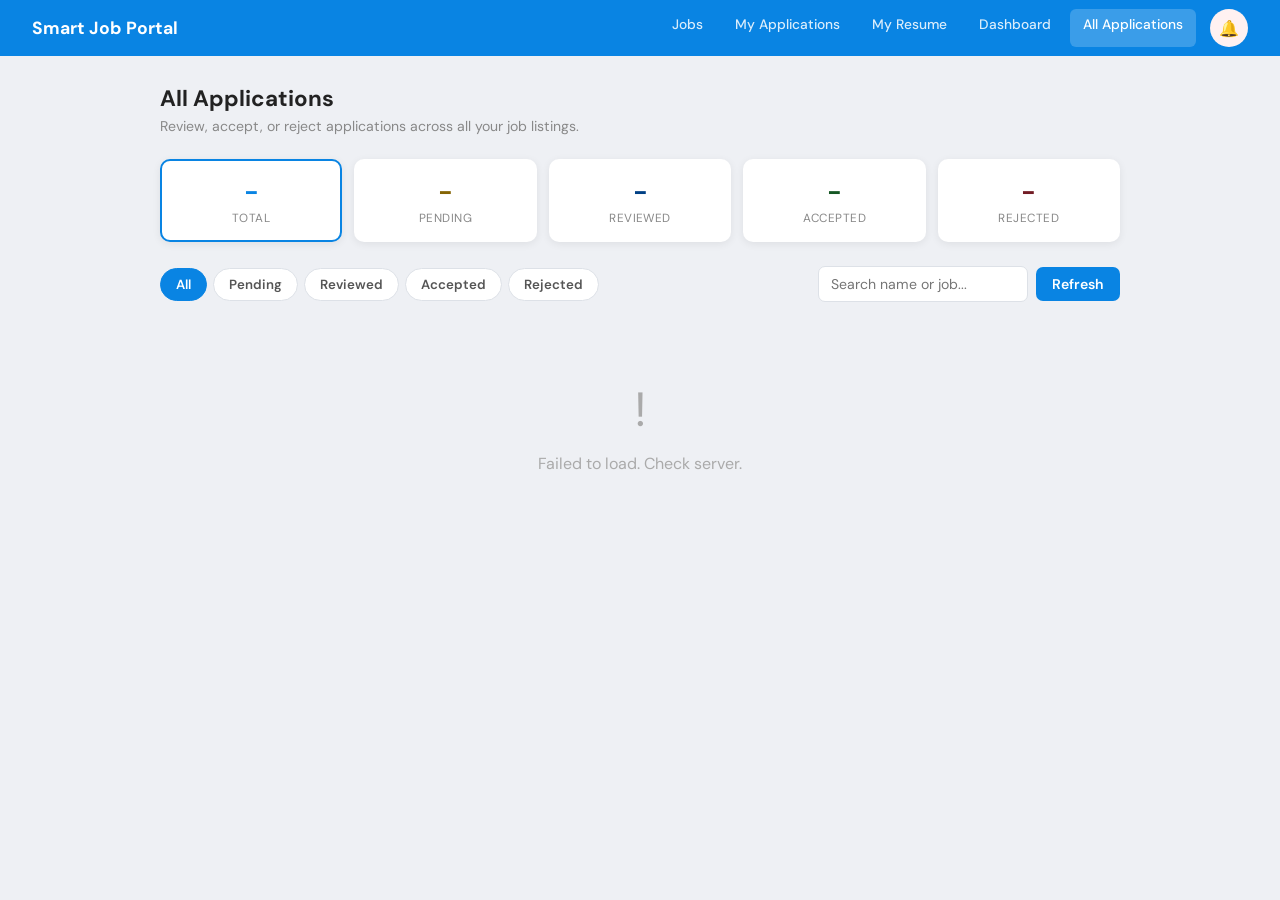
<file: employer_my_applications.html>
<!DOCTYPE html>
<html lang="en">
<head>
    <meta charset="UTF-8">
    <meta name="viewport" content="width=device-width, initial-scale=1.0">
    <title>All Applications - Employer</title>
    <link rel="stylesheet" href="notifications.css">
    <style>
        @import url('https://fonts.googleapis.com/css2?family=DM+Sans:wght@400;500;600;700&display=swap');
        * { box-sizing: border-box; margin: 0; padding: 0; }
        body { font-family: 'DM Sans','Segoe UI',sans-serif; background: #eef0f4; min-height: 100vh; }
        nav { background: #0984e3; padding: 0 32px; display: flex; align-items: center; justify-content: space-between; height: 56px; }
        nav .brand { color: white; font-weight: 700; font-size: 1.1rem; }
        nav .nav-links { display: flex; gap: 6px; }
        nav a { color: rgba(255,255,255,0.85); text-decoration: none; padding: 6px 13px; border-radius: 6px; font-size: 0.86rem; font-weight: 500; transition: background 0.2s; }
        nav a:hover, nav a.active { background: rgba(255,255,255,0.2); color: white; }
        .page { max-width: 1000px; margin: 0 auto; padding: 28px 20px; }
        .page-title { font-size: 1.4rem; font-weight: 700; color: #222; margin-bottom: 4px; }
        .page-sub { font-size: 0.88rem; color: #888; margin-bottom: 24px; }
        .stats-bar { display: flex; gap: 12px; margin-bottom: 24px; flex-wrap: wrap; }
        .stat-card { background: white; border-radius: 10px; padding: 14px 20px; flex: 1; min-width: 100px; text-align: center; box-shadow: 0 2px 8px rgba(0,0,0,0.07); cursor: pointer; border: 2px solid transparent; transition: border-color 0.2s; }
        .stat-card:hover, .stat-card.active { border-color: #0984e3; }
        .stat-num { font-size: 1.6rem; font-weight: 700; color: #0984e3; }
        .stat-label { font-size: 0.74rem; color: #888; text-transform: uppercase; letter-spacing: 0.04em; margin-top: 2px; }
        .stat-card.s-pending .stat-num { color: #856404; }
        .stat-card.s-reviewed .stat-num { color: #004085; }
        .stat-card.s-accepted .stat-num { color: #155724; }
        .stat-card.s-rejected .stat-num { color: #721c24; }
        .toolbar { display: flex; justify-content: space-between; align-items: center; margin-bottom: 16px; flex-wrap: wrap; gap: 10px; }
        .tab-group { display: flex; gap: 6px; flex-wrap: wrap; }
        .tab-btn { background: white; border: 1.5px solid #dde1e7; padding: 7px 15px; border-radius: 20px; font-family: inherit; font-size: 0.83rem; font-weight: 600; cursor: pointer; color: #555; transition: all 0.2s; }
        .tab-btn:hover { border-color: #0984e3; color: #0984e3; }
        .tab-btn.active { background: #0984e3; border-color: #0984e3; color: white; }
        .toolbar-right { display: flex; gap: 8px; align-items: center; }
        .search-input { padding: 8px 12px; border: 1.5px solid #dde1e7; border-radius: 7px; font-family: inherit; font-size: 0.88rem; outline: none; width: 210px; transition: border-color 0.2s; }
        .search-input:focus { border-color: #0984e3; }
        .refresh-btn { background: #0984e3; color: white; border: none; padding: 8px 16px; border-radius: 7px; font-family: inherit; font-size: 0.88rem; font-weight: 600; cursor: pointer; transition: background 0.2s; }
        .refresh-btn:hover { background: #076bbf; }
        #app-list { display: flex; flex-direction: column; gap: 12px; }
        .app-card { background: white; padding: 18px 20px; border-radius: 10px; box-shadow: 0 2px 8px rgba(0,0,0,0.07); display: flex; justify-content: space-between; align-items: flex-start; gap: 16px; flex-wrap: wrap; border-left: 4px solid #dde1e7; transition: box-shadow 0.2s; }
        .app-card:hover { box-shadow: 0 4px 16px rgba(0,0,0,0.11); }
        .app-card.b-pending { border-left-color: #ffc107; }
        .app-card.b-reviewed { border-left-color: #0984e3; }
        .app-card.b-accepted { border-left-color: #00b894; }
        .app-card.b-rejected { border-left-color: #d63031; }
        .app-info { flex: 1; min-width: 220px; }
        .applicant-name { font-size: 1rem; font-weight: 700; color: #222; margin-bottom: 3px; }
        .job-name { font-size: 0.86rem; color: #0984e3; font-weight: 600; margin-bottom: 4px; }
        .app-meta { font-size: 0.81rem; color: #777; margin-bottom: 8px; }
        .cover-preview { font-size: 0.82rem; color: #555; background: #f7f8fa; padding: 8px 12px; border-radius: 6px; line-height: 1.55; border-left: 3px solid #dde1e7; margin-top: 4px; max-width: 480px; }
        .app-actions { display: flex; flex-direction: column; align-items: flex-end; gap: 8px; flex-shrink: 0; }
        .status-badge { padding: 5px 14px; border-radius: 20px; font-size: 0.76rem; font-weight: 700; text-transform: capitalize; }
        .status-pending { background: #fff3cd; color: #856404; }
        .status-reviewed { background: #cce5ff; color: #004085; }
        .status-accepted { background: #d4edda; color: #155724; }
        .status-rejected { background: #f8d7da; color: #721c24; }
        .app-date { font-size: 0.75rem; color: #aaa; }
        .action-btns { display: flex; gap: 6px; flex-wrap: wrap; justify-content: flex-end; }
        .btn-review, .btn-accept, .btn-reject, .btn-reset { padding: 7px 13px; border-radius: 6px; font-family: inherit; font-size: 0.81rem; font-weight: 600; cursor: pointer; }
        .btn-review { background: #0984e3; color: white; border: none; }
        .btn-accept { background: #00b894; color: white; border: none; }
        .btn-reject { background: white; color: #d63031; border: 1.5px solid #d63031; }
        .btn-reset { background: white; color: #856404; border: 1.5px solid #ffc107; }
        .resume-link { font-size: 0.78rem; color: #0984e3; text-decoration: none; font-weight: 500; }
        .resume-link:hover { text-decoration: underline; }
        .empty-state { text-align: center; padding: 60px 20px; color: #aaa; }
        .empty-state .icon { font-size: 3rem; margin-bottom: 12px; }
        .toast { position: fixed; bottom: 24px; right: 24px; background: #222; color: white; padding: 12px 20px; border-radius: 8px; font-size: 0.88rem; font-weight: 500; opacity: 0; transition: opacity 0.3s; pointer-events: none; z-index: 999; }
        .toast.show { opacity: 1; }
        .modal-overlay { position: fixed; inset: 0; background: rgba(0,0,0,0.45); display: flex; align-items: center; justify-content: center; z-index: 1000; opacity: 0; pointer-events: none; transition: opacity 0.2s; }
        .modal-overlay.show { opacity: 1; pointer-events: all; }
        .modal { background: white; border-radius: 12px; padding: 28px 28px 24px; max-width: 400px; width: 90%; box-shadow: 0 8px 32px rgba(0,0,0,0.18); transform: scale(0.95); transition: transform 0.2s; }
        .modal-overlay.show .modal { transform: scale(1); }
        .modal h3 { font-size: 1.05rem; color: #222; margin-bottom: 10px; }
        .modal p { font-size: 0.88rem; color: #666; margin-bottom: 20px; line-height: 1.5; }
        .modal-btns { display: flex; gap: 10px; justify-content: flex-end; }
        .modal-cancel { background: white; border: 1.5px solid #dde1e7; padding: 8px 18px; border-radius: 7px; font-family: inherit; font-size: 0.88rem; font-weight: 600; cursor: pointer; color: #555; }
        .modal-confirm { border: none; padding: 8px 20px; border-radius: 7px; font-family: inherit; font-size: 0.88rem; font-weight: 700; cursor: pointer; color: white; }
        .c-accept { background: #00b894; }
        .c-reject { background: #d63031; }
        .c-review { background: #0984e3; }
        .c-reset { background: #e67e22; }
    </style>
</head>
<body>
    <nav>
        <span class="brand">Smart Job Portal</span>
        <div class="nav-links">
            <a href="index.html">Jobs</a>
            <a href="my_applications.html">My Applications</a>
            <a href="resume.html">My Resume</a>
            <a href="employer.html">Dashboard</a>
            <a href="employer_my_applications.html" class="active">All Applications</a>
        </div>
    </nav>
    <div class="page">
        <div class="page-title">All Applications</div>
        <p class="page-sub">Review, accept, or reject applications across all your job listings.</p>
        <div class="stats-bar">
            <div class="stat-card active" id="sc-all" onclick="filterByStatus('')"><div class="stat-num" id="st-total">-</div><div class="stat-label">Total</div></div>
            <div class="stat-card s-pending" id="sc-pending" onclick="filterByStatus('pending')"><div class="stat-num" id="st-pending">-</div><div class="stat-label">Pending</div></div>
            <div class="stat-card s-reviewed" id="sc-reviewed" onclick="filterByStatus('reviewed')"><div class="stat-num" id="st-reviewed">-</div><div class="stat-label">Reviewed</div></div>
            <div class="stat-card s-accepted" id="sc-accepted" onclick="filterByStatus('accepted')"><div class="stat-num" id="st-accepted">-</div><div class="stat-label">Accepted</div></div>
            <div class="stat-card s-rejected" id="sc-rejected" onclick="filterByStatus('rejected')"><div class="stat-num" id="st-rejected">-</div><div class="stat-label">Rejected</div></div>
        </div>
        <div class="toolbar">
            <div class="tab-group">
                <button class="tab-btn active" id="tab-all" onclick="filterByStatus('')">All</button>
                <button class="tab-btn" id="tab-pending" onclick="filterByStatus('pending')">Pending</button>
                <button class="tab-btn" id="tab-reviewed" onclick="filterByStatus('reviewed')">Reviewed</button>
                <button class="tab-btn" id="tab-accepted" onclick="filterByStatus('accepted')">Accepted</button>
                <button class="tab-btn" id="tab-rejected" onclick="filterByStatus('rejected')">Rejected</button>
            </div>
            <div class="toolbar-right">
                <input class="search-input" type="text" id="search-box" placeholder="Search name or job..." oninput="applySearch()">
                <button class="refresh-btn" onclick="loadAll()">Refresh</button>
            </div>
        </div>
        <div id="app-list">
            <div class="empty-state"><div class="icon">...</div><p>Loading applications...</p></div>
        </div>
    </div>
    <div class="modal-overlay" id="modal-overlay">
        <div class="modal">
            <h3 id="modal-title">Confirm Action</h3>
            <p id="modal-body">Are you sure?</p>
            <div class="modal-btns">
                <button class="modal-cancel" onclick="closeModal()">Cancel</button>
                <button class="modal-confirm" id="modal-btn" onclick="confirmAction()">Confirm</button>
            </div>
        </div>
    </div>
    <div class="toast" id="toast"></div>
    <script>
        let allApps = [];
        let activeStatus = '';
        let pendingId = null;
        let pendingStatus = null;
        async function loadAll() {
            try {
                const res = await fetch('employer_all_application.php?employer_id=1');
                if (!res.ok) throw new Error('Server error');
                allApps = await res.json();
                updateStats(allApps);
                render(filtered());
            } catch (e) {
                document.getElementById('app-list').innerHTML = '<div class="empty-state"><div class="icon">!</div><p>Failed to load. Check server.</p></div>';
            }
        }
        function updateStats(apps) {
            document.getElementById('st-total').textContent = apps.length;
            document.getElementById('st-pending').textContent = apps.filter(a => a.status === 'pending').length;
            document.getElementById('st-reviewed').textContent = apps.filter(a => a.status === 'reviewed').length;
            document.getElementById('st-accepted').textContent = apps.filter(a => a.status === 'accepted').length;
            document.getElementById('st-rejected').textContent = apps.filter(a => a.status === 'rejected').length;
        }
        function filtered() {
            const q = document.getElementById('search-box').value.toLowerCase();
            return allApps.filter(a => {
                const matchStatus = !activeStatus || a.status === activeStatus;
                const matchSearch = !q || (a.applicant_name || '').toLowerCase().includes(q) || (a.job_title || '').toLowerCase().includes(q) || (a.applicant_email || '').toLowerCase().includes(q);
                return matchStatus && matchSearch;
            });
        }
        function filterByStatus(status) {
            activeStatus = status;
            document.querySelectorAll('.tab-btn').forEach(b => b.classList.remove('active'));
            document.getElementById('tab-' + (status || 'all')).classList.add('active');
            document.querySelectorAll('.stat-card').forEach(c => c.classList.remove('active'));
            document.getElementById('sc-' + (status || 'all')).classList.add('active');
            render(filtered());
        }
        function applySearch() { render(filtered()); }
        function render(apps) {
            const list = document.getElementById('app-list');
            if (!apps.length) {
                list.innerHTML = '<div class="empty-state"><div class="icon">-</div><p>No applications found.</p></div>';
                return;
            }
            list.innerHTML = apps.map(app => {
                const date = app.applied_at ? new Date(app.applied_at).toLocaleDateString('en-US', { year:'numeric', month:'short', day:'numeric' }) : 'N/A';
                const resumeHtml = app.resume_path ? `<a class="resume-link" href="${app.resume_path}" target="_blank">View Resume</a>` : '';
                const coverHtml = app.cover_letter ? `<div class="cover-preview">${app.cover_letter}</div>` : '';
                let btns = '';
                if (app.status !== 'reviewed') btns += `<button class="btn-review" onclick="ask(${app.id},'reviewed')">Review</button>`;
                if (app.status !== 'accepted') btns += `<button class="btn-accept" onclick="ask(${app.id},'accepted')">Accept</button>`;
                if (app.status !== 'rejected') btns += `<button class="btn-reject" onclick="ask(${app.id},'rejected')">Reject</button>`;
                if (app.status !== 'pending') btns += `<button class="btn-reset" onclick="ask(${app.id},'pending')">Reset</button>`;
                return `
                <div class="app-card b-${app.status}" id="card-${app.id}">
                    <div class="app-info">
                        <div class="applicant-name">${app.applicant_name || 'Applicant #' + app.user_id}</div>
                        <div class="job-name">${app.job_title || 'N/A'}</div>
                        <div class="app-meta">${app.applicant_email || 'N/A'} | Applied: ${date}</div>
                        ${coverHtml}
                    </div>
                    <div class="app-actions">
                        <span class="status-badge status-${app.status}" id="badge-${app.id}">${app.status}</span>
                        <span class="app-date">${date}</span>
                        <div class="action-btns">${btns}</div>
                        ${resumeHtml}
                    </div>
                </div>`;
            }).join('');
        }
        const modalInfo = {
            accepted: { title: 'Accept Application', body: 'Accept this applicant for the role?', cls: 'c-accept' },
            rejected: { title: 'Reject Application', body: 'Reject this application? The status will be set to rejected.', cls: 'c-reject' },
            reviewed: { title: 'Mark as Reviewed', body: 'Mark this application as reviewed?', cls: 'c-review' },
            pending: { title: 'Reset to Pending', body: 'Reset this application back to pending?', cls: 'c-reset' }
        };
        function ask(appId, newStatus) {
            pendingId = appId;
            pendingStatus = newStatus;
            const info = modalInfo[newStatus];
            document.getElementById('modal-title').textContent = info.title;
            document.getElementById('modal-body').textContent = info.body;
            document.getElementById('modal-btn').className = 'modal-confirm ' + info.cls;
            document.getElementById('modal-overlay').classList.add('show');
        }
        function closeModal() {
            document.getElementById('modal-overlay').classList.remove('show');
            pendingId = pendingStatus = null;
        }
        async function confirmAction() {
            if (!pendingId || !pendingStatus) return;
            const id = pendingId;
            const status = pendingStatus;
            closeModal();
            try {
                const res = await fetch('update_status.php', {
                    method: 'POST',
                    headers: { 'Content-Type': 'application/json' },
                    body: JSON.stringify({ app_id: id, new_status: status })
                });
                const result = await res.json();
                if (result.success) {
                    const app = allApps.find(a => a.id == id);
                    if (app) app.status = status;
                    updateStats(allApps);
                    render(filtered());
                    showToast('Status updated to ' + status);
                } else {
                    showToast(result.message || 'Update failed.');
                }
            } catch (e) {
                showToast('Failed to update status.');
            }
        }
        function showToast(msg) {
            const t = document.getElementById('toast');
            t.textContent = msg;
            t.classList.add('show');
            setTimeout(() => t.classList.remove('show'), 3000);
        }
        document.getElementById('modal-overlay').addEventListener('click', function(e) {
            if (e.target === this) closeModal();
        });
        window.onload = loadAll;
    </script>
    <script>
        window.NOTIFICATION_CONTEXT = { role: 'employer', recipientId: 1 };
    </script>
    <script src="notifications.js"></script>
</body>
</html>
</file>
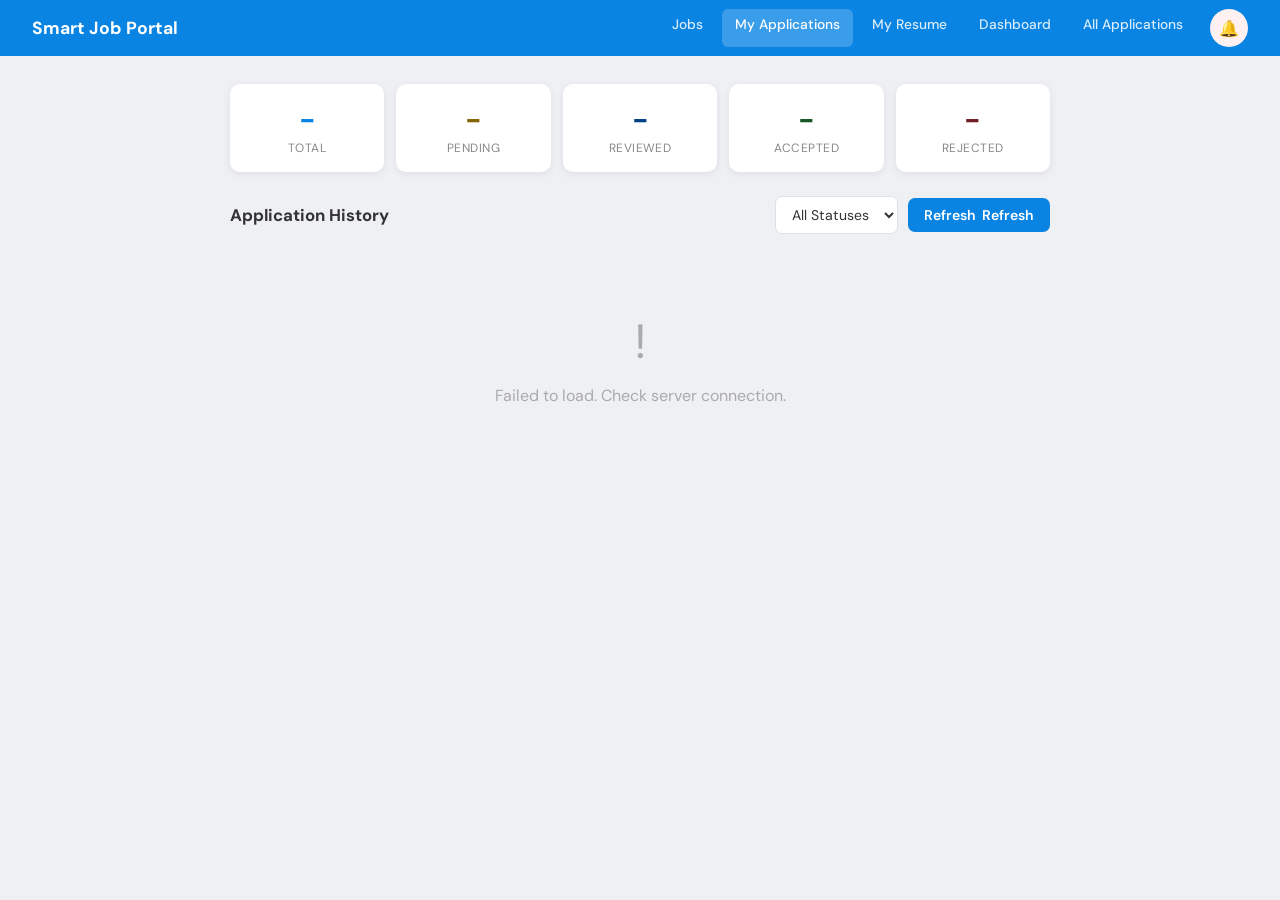
<file: my_applications.html>
<!DOCTYPE html>
<html lang="en">
<head>
    <meta charset="UTF-8">
    <meta name="viewport" content="width=device-width, initial-scale=1.0">
    <title>My Applications</title>
    <link rel="stylesheet" href="notifications.css">
    <style>
        @import url('https://fonts.googleapis.com/css2?family=DM+Sans:wght@400;500;600;700&display=swap');
        * { box-sizing: border-box; margin: 0; padding: 0; }
        body { font-family: 'DM Sans','Segoe UI',sans-serif; background: #eef0f4; min-height: 100vh; }
        nav { background: #0984e3; padding: 0 32px; display: flex; align-items: center; justify-content: space-between; height: 56px; }
        nav .brand { color: white; font-weight: 700; font-size: 1.1rem; }
        nav .nav-links { display: flex; gap: 6px; }
        nav a { color: rgba(255,255,255,0.85); text-decoration: none; padding: 6px 13px; border-radius: 6px; font-size: 0.86rem; font-weight: 500; transition: background 0.2s; }
        nav a:hover, nav a.active { background: rgba(255,255,255,0.2); color: white; }
        .page { max-width: 860px; margin: 0 auto; padding: 28px 20px; }
        .stats-bar { display: flex; gap: 12px; margin-bottom: 24px; flex-wrap: wrap; }
        .stat-card { background: white; border-radius: 10px; padding: 16px 22px; flex: 1; min-width: 110px; text-align: center; box-shadow: 0 2px 8px rgba(0,0,0,0.07); }
        .stat-num { font-size: 1.8rem; font-weight: 700; color: #0984e3; }
        .stat-label { font-size: 0.75rem; color: #888; margin-top: 2px; text-transform: uppercase; letter-spacing: 0.04em; }
        .stat-card.s-pending .stat-num { color: #856404; }
        .stat-card.s-reviewed .stat-num { color: #004085; }
        .stat-card.s-accepted .stat-num { color: #155724; }
        .stat-card.s-rejected .stat-num { color: #721c24; }
        .toolbar { display: flex; justify-content: space-between; align-items: center; margin-bottom: 16px; flex-wrap: wrap; gap: 10px; }
        .toolbar h2 { font-size: 1.05rem; font-weight: 700; color: #333; }
        .toolbar-right { display: flex; gap: 10px; align-items: center; }
        .filter-select { padding: 8px 12px; border: 1.5px solid #dde1e7; border-radius: 7px; font-family: inherit; font-size: 0.88rem; color: #333; outline: none; background: white; cursor: pointer; }
        .filter-select:focus { border-color: #0984e3; }
        .refresh-btn { background: #0984e3; color: white; border: none; padding: 8px 16px; border-radius: 7px; font-family: inherit; font-size: 0.88rem; font-weight: 600; cursor: pointer; display: flex; align-items: center; gap: 6px; transition: background 0.2s; }
        .refresh-btn:hover { background: #076bbf; }
        @keyframes spin { to { transform: rotate(360deg); } }
        .refresh-btn.spinning .spin-icon { display: inline-block; animation: spin 0.7s linear infinite; }
        #status-list { display: flex; flex-direction: column; gap: 12px; }
        .app-card { background: white; padding: 18px 20px; border-radius: 10px; box-shadow: 0 2px 8px rgba(0,0,0,0.07); display: flex; justify-content: space-between; align-items: center; gap: 16px; border-left: 4px solid #dde1e7; transition: box-shadow 0.2s; }
        .app-card:hover { box-shadow: 0 4px 14px rgba(0,0,0,0.11); }
        .app-card.b-pending { border-left-color: #ffc107; }
        .app-card.b-reviewed { border-left-color: #0984e3; }
        .app-card.b-accepted { border-left-color: #00b894; }
        .app-card.b-rejected { border-left-color: #d63031; }
        .app-info strong { font-size: 0.97rem; color: #222; display: block; margin-bottom: 4px; }
        .app-info small { color: #777; font-size: 0.82rem; }
        .app-right { display: flex; flex-direction: column; align-items: flex-end; gap: 6px; flex-shrink: 0; }
        .status { padding: 5px 13px; border-radius: 20px; font-size: 0.76rem; font-weight: 600; text-transform: capitalize; }
        .status-pending { background: #fff3cd; color: #856404; }
        .status-reviewed { background: #cce5ff; color: #004085; }
        .status-accepted { background: #d4edda; color: #155724; }
        .status-rejected { background: #f8d7da; color: #721c24; }
        .app-date { font-size: 0.76rem; color: #aaa; }
        .resume-link { font-size: 0.78rem; color: #0984e3; text-decoration: none; }
        .resume-link:hover { text-decoration: underline; }
        .empty-state { text-align: center; padding: 60px 20px; color: #aaa; }
        .empty-state .icon { font-size: 3rem; margin-bottom: 12px; }
        .refresh-info { font-size: 0.76rem; color: #bbb; text-align: right; margin-top: 12px; }
    </style>
</head>
<body>
    <nav>
        <span class="brand">Smart Job Portal</span>
        <div class="nav-links">
            <a href="index.html">Jobs</a>
            <a href="my_applications.html" class="active">My Applications</a>
            <a href="resume.html">My Resume</a>
            <a href="employer.html">Dashboard</a>
            <a href="employer_my_applications.html">All Applications</a>
        </div>
    </nav>
    <div class="page">
        <div class="stats-bar">
            <div class="stat-card"><div class="stat-num" id="stat-total">-</div><div class="stat-label">Total</div></div>
            <div class="stat-card s-pending"><div class="stat-num" id="stat-pending">-</div><div class="stat-label">Pending</div></div>
            <div class="stat-card s-reviewed"><div class="stat-num" id="stat-reviewed">-</div><div class="stat-label">Reviewed</div></div>
            <div class="stat-card s-accepted"><div class="stat-num" id="stat-accepted">-</div><div class="stat-label">Accepted</div></div>
            <div class="stat-card s-rejected"><div class="stat-num" id="stat-rejected">-</div><div class="stat-label">Rejected</div></div>
        </div>
        <div class="toolbar">
            <h2>Application History</h2>
            <div class="toolbar-right">
                <select class="filter-select" id="status-filter" onchange="applyFilter()">
                    <option value="">All Statuses</option>
                    <option value="pending">Pending</option>
                    <option value="reviewed">Reviewed</option>
                    <option value="accepted">Accepted</option>
                    <option value="rejected">Rejected</option>
                </select>
                <button class="refresh-btn" id="refresh-btn" onclick="loadApplications()">
                    <span class="spin-icon">Refresh</span> Refresh
                </button>
            </div>
        </div>
        <div id="status-list">
            <div class="empty-state"><div class="icon">...</div><p>Loading your applications...</p></div>
        </div>
        <div class="refresh-info" id="last-updated"></div>
    </div>
    <script>
        let allApps = [];
        async function loadApplications() {
            const btn = document.getElementById('refresh-btn');
            btn.classList.add('spinning');
            try {
                const res = await fetch('my_applications.php?user_id=1');
                if (!res.ok) throw new Error('Server error');
                allApps = await res.json();
                updateStats(allApps);
                applyFilter();
                document.getElementById('last-updated').textContent = 'Last updated: ' + new Date().toLocaleTimeString();
            } catch (e) {
                document.getElementById('status-list').innerHTML = '<div class="empty-state"><div class="icon">!</div><p>Failed to load. Check server connection.</p></div>';
            } finally {
                btn.classList.remove('spinning');
            }
        }
        function updateStats(apps) {
            document.getElementById('stat-total').textContent = apps.length;
            document.getElementById('stat-pending').textContent = apps.filter(a => a.status === 'pending').length;
            document.getElementById('stat-reviewed').textContent = apps.filter(a => a.status === 'reviewed').length;
            document.getElementById('stat-accepted').textContent = apps.filter(a => a.status === 'accepted').length;
            document.getElementById('stat-rejected').textContent = apps.filter(a => a.status === 'rejected').length;
        }
        function applyFilter() {
            const f = document.getElementById('status-filter').value;
            renderApps(f ? allApps.filter(a => a.status === f) : allApps);
        }
        function renderApps(apps) {
            const c = document.getElementById('status-list');
            if (!apps.length) {
                c.innerHTML = '<div class="empty-state"><div class="icon">-</div><p>No applications found.</p></div>';
                return;
            }
            c.innerHTML = apps.map(app => {
                const date = app.applied_at ? new Date(app.applied_at).toLocaleDateString('en-US', { year:'numeric', month:'short', day:'numeric' }) : 'N/A';
                const resumeHtml = app.resume_path ? `<a class="resume-link" href="${app.resume_path}" target="_blank">View Resume</a>` : '';
                return `
                <div class="app-card b-${app.status}">
                    <div class="app-info">
                        <strong>${app.title}</strong>
                        <small>${app.location}</small>
                    </div>
                    <div class="app-right">
                        <span class="status status-${app.status}">${app.status}</span>
                        <span class="app-date">Applied: ${date}</span>
                        ${resumeHtml}
                    </div>
                </div>`;
            }).join('');
        }
        window.onload = () => {
            loadApplications();
            setInterval(loadApplications, 30000);
        };
    </script>
    <script>
        window.NOTIFICATION_CONTEXT = { role: 'job_seeker', recipientId: 1 };
    </script>
    <script src="notifications.js"></script>
</body>
</html>
</file>
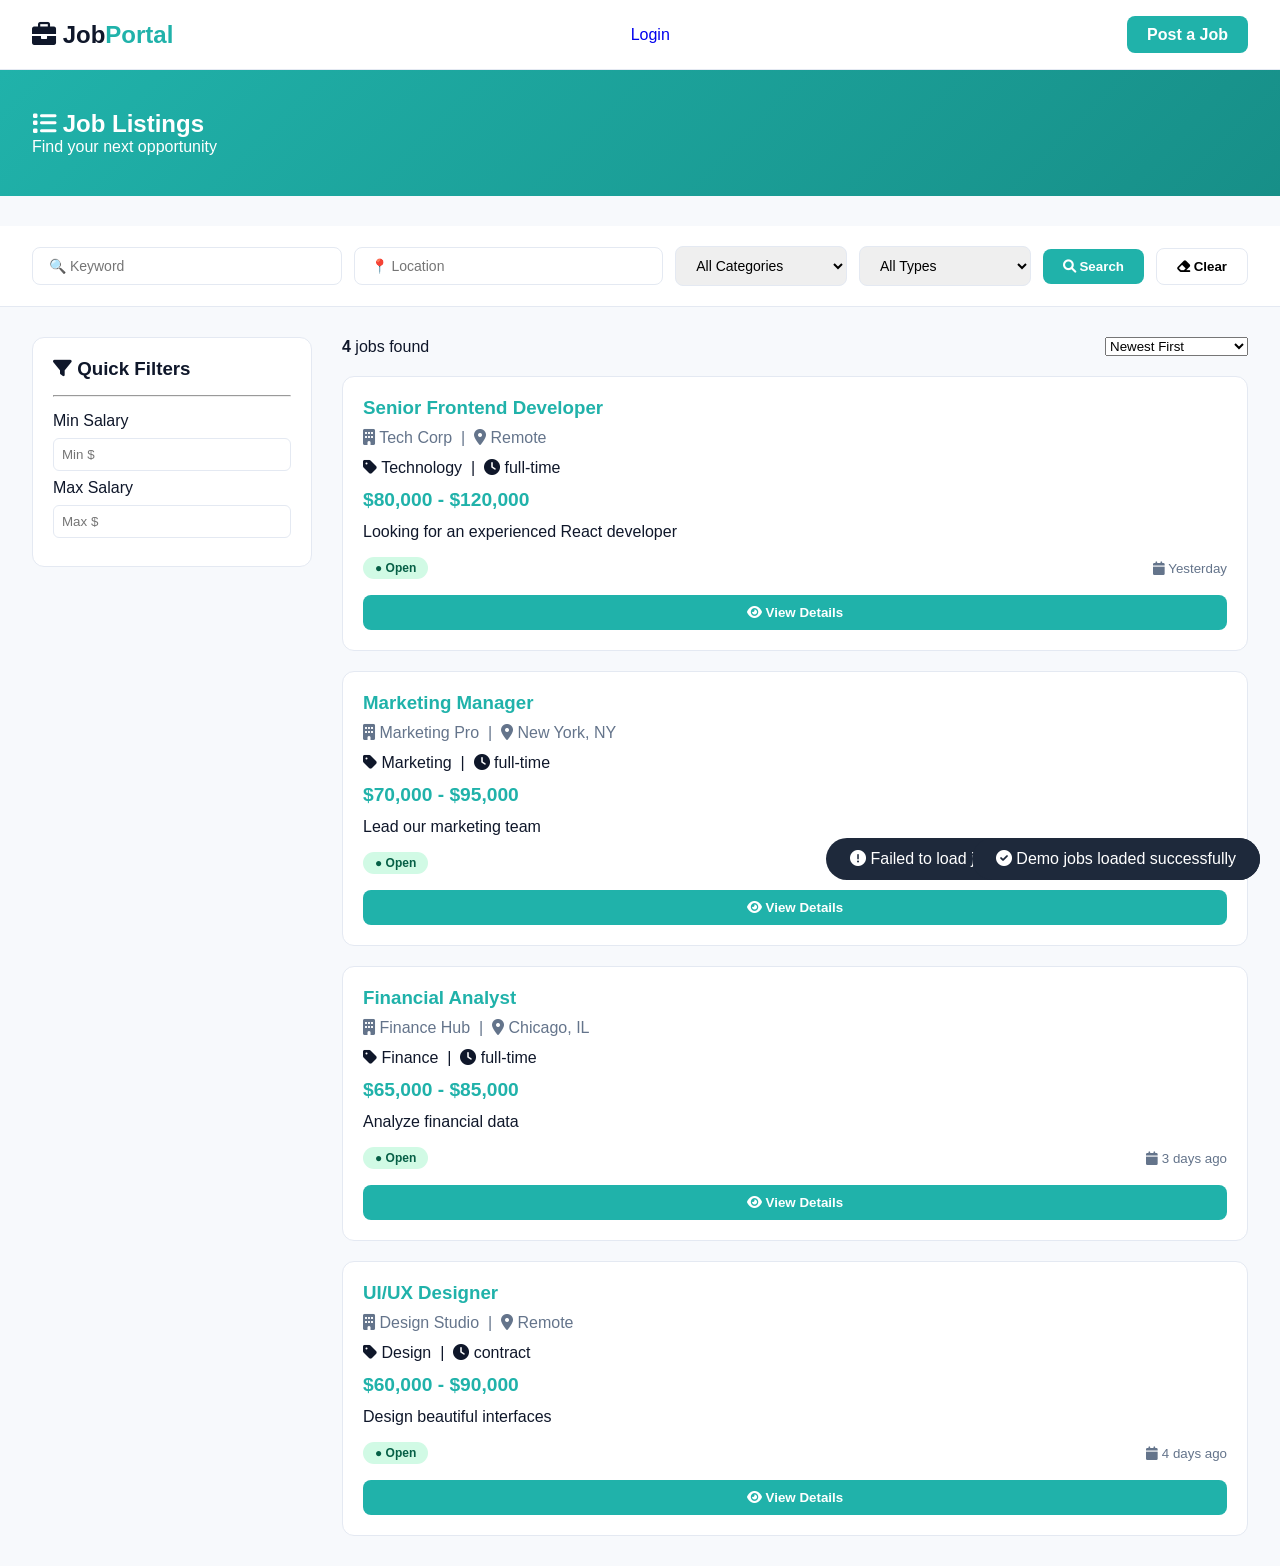
<file: utils/pages/job-listings.html>
<!doctype html>
<html lang="en">
  <head>
    <meta charset="UTF-8" />
    <meta name="viewport" content="width=device-width, initial-scale=1.0" />
    <title>Job Listings | Smart Job Portal</title>
    <link
      rel="stylesheet"
      href="https://cdnjs.cloudflare.com/ajax/libs/font-awesome/6.0.0-beta3/css/all.min.css"
    />
    <style>
      * {
        margin: 0;
        padding: 0;
        box-sizing: border-box;
      }

      :root {
        --primary: #20b2aa;
        --primary-dark: #178f88;
        --primary-light: #e0f7f6;
        --bg-base: #f7f9fc;
        --bg-surface: #ffffff;
        --text-pri: #0f172a;
        --text-sec: #334155;
        --text-muted: #64748b;
        --border: #e4e9f2;
        --success: #10b981;
        --danger: #ef4444;
        --radius: 12px;
        --radius-lg: 20px;
        --shadow: 0 10px 25px -5px rgba(0, 0, 0, 0.05);
        --font: "Poppins", sans-serif;
      }

      body {
        font-family: "Segoe UI", Tahoma, Geneva, Verdana, sans-serif;
        background: var(--bg-base);
        color: var(--text-pri);
      }

      .navbar {
        background: white;
        border-bottom: 1px solid var(--border);
        padding: 0 32px;
        height: 70px;
        display: flex;
        align-items: center;
        justify-content: space-between;
      }

      .navbar-inner {
        max-width: 1400px;
        margin: 0 auto;
        display: flex;
        justify-content: space-between;
        align-items: center;
        width: 100%;
      }

      .logo {
        font-size: 1.5rem;
        font-weight: bold;
        text-decoration: none;
        color: var(--text-pri);
      }

      .logo span {
        color: var(--primary);
      }

      .container {
        max-width: 1400px;
        margin: 0 auto;
        padding: 0 32px;
      }

      .page-hero {
        background: linear-gradient(
          135deg,
          var(--primary) 0%,
          var(--primary-dark) 100%
        );
        color: white;
        padding: 40px 0;
        margin-bottom: 30px;
      }

      .filters-bar {
        background: white;
        border-bottom: 1px solid var(--border);
        padding: 20px 0;
        position: sticky;
        top: 0;
        z-index: 100;
      }

      .filters-inner {
        display: flex;
        gap: 12px;
        flex-wrap: wrap;
        align-items: center;
      }

      .filters-inner input,
      .filters-inner select {
        padding: 10px 16px;
        border: 1px solid var(--border);
        border-radius: 8px;
        font-size: 14px;
      }

      .btn {
        padding: 10px 20px;
        border: none;
        border-radius: 8px;
        cursor: pointer;
        font-weight: 600;
        transition: all 0.2s;
      }

      .btn-primary {
        background: var(--primary);
        color: white;
      }

      .btn-primary:hover {
        background: var(--primary-dark);
      }

      .btn-outline {
        background: white;
        border: 1px solid var(--border);
      }

      .page-layout {
        display: flex;
        gap: 30px;
        margin: 30px 0;
      }

      .sidebar {
        width: 280px;
        flex-shrink: 0;
      }

      .sidebar-card {
        background: white;
        border-radius: 12px;
        padding: 20px;
        border: 1px solid var(--border);
      }

      .jobs-area {
        flex: 1;
      }

      .results-header {
        display: flex;
        justify-content: space-between;
        align-items: center;
        margin-bottom: 20px;
      }

      .jobs-list {
        display: grid;
        gap: 20px;
      }

      .job-card {
        background: white;
        border-radius: 12px;
        padding: 20px;
        border: 1px solid var(--border);
        transition: all 0.2s;
      }

      .job-card:hover {
        box-shadow: var(--shadow);
        transform: translateY(-2px);
      }

      .job-card h3 {
        margin-bottom: 10px;
        color: var(--primary);
      }

      .badge {
        display: inline-block;
        padding: 4px 12px;
        border-radius: 20px;
        font-size: 12px;
        font-weight: 600;
      }

      .badge-success {
        background: #d1fae5;
        color: #065f46;
      }

      .empty-state {
        text-align: center;
        padding: 60px;
        color: var(--text-muted);
      }

      .loader {
        text-align: center;
        padding: 40px;
      }

      .hidden {
        display: none !important;
      }

      .toast-global {
        position: fixed;
        bottom: 20px;
        right: 20px;
        background: #1e293b;
        color: white;
        padding: 12px 24px;
        border-radius: 40px;
        z-index: 1000;
        animation: slideIn 0.3s ease;
      }

      @keyframes slideIn {
        from {
          transform: translateX(100%);
          opacity: 0;
        }
        to {
          transform: translateX(0);
          opacity: 1;
        }
      }

      @media (max-width: 768px) {
        .page-layout {
          flex-direction: column;
        }
        .sidebar {
          width: 100%;
        }
        .filters-inner {
          flex-direction: column;
        }
        .filters-inner input,
        .filters-inner select,
        .filters-inner button {
          width: 100%;
        }
      }
    </style>
  </head>
  <body>
    <nav class="navbar">
      <div class="navbar-inner">
        <a href="#" class="logo"
          ><i class="fas fa-briefcase"></i> Job<span>Portal</span></a
        >
        <div id="nav-links"></div>
        <div id="nav-actions"></div>
      </div>
    </nav>

    <section class="page-hero">
      <div class="container">
        <h1><i class="fas fa-list"></i> Job Listings</h1>
        <p>Find your next opportunity</p>
      </div>
    </section>

    <div class="filters-bar">
      <div class="container">
        <div class="filters-inner">
          <input
            type="text"
            id="search-keyword"
            placeholder="🔍 Keyword"
            style="flex: 2"
          />
          <input
            type="text"
            id="search-location"
            placeholder="📍 Location"
            style="flex: 2"
          />
          <select id="filter-category" style="flex: 1">
            <option value="">All Categories</option>
            <option>Technology</option>
            <option>Marketing</option>
            <option>Finance</option>
            <option>Design</option>
          </select>
          <select id="filter-type" style="flex: 1">
            <option value="">All Types</option>
            <option value="full-time">Full Time</option>
            <option value="part-time">Part Time</option>
            <option value="contract">Contract</option>
          </select>
          <button class="btn btn-primary" onclick="filterJobs()">
            <i class="fas fa-search"></i> Search
          </button>
          <button class="btn btn-outline" onclick="clearAllFilters()">
            <i class="fas fa-eraser"></i> Clear
          </button>
        </div>
      </div>
    </div>

    <main>
      <div class="container">
        <div class="page-layout">
          <aside class="sidebar">
            <div class="sidebar-card">
              <h3><i class="fas fa-filter"></i> Quick Filters</h3>
              <hr style="margin: 15px 0" />
              <div id="salary-filter">
                <label>Min Salary</label>
                <input
                  type="number"
                  id="min-salary"
                  placeholder="Min $"
                  oninput="filterJobs()"
                  style="
                    width: 100%;
                    padding: 8px;
                    margin: 8px 0;
                    border: 1px solid var(--border);
                    border-radius: 6px;
                  "
                />
                <label>Max Salary</label>
                <input
                  type="number"
                  id="max-salary"
                  placeholder="Max $"
                  oninput="filterJobs()"
                  style="
                    width: 100%;
                    padding: 8px;
                    margin: 8px 0;
                    border: 1px solid var(--border);
                    border-radius: 6px;
                  "
                />
              </div>
            </div>
          </aside>

          <div class="jobs-area">
            <div class="results-header">
              <div id="results-count">Loading jobs...</div>
              <select id="sort-select" onchange="sortAndRender()">
                <option value="newest">Newest First</option>
                <option value="salary_high">Salary (High to Low)</option>
                <option value="salary_low">Salary (Low to High)</option>
              </select>
            </div>
            <div id="jobs-container" class="jobs-list">
              <div class="loader">Loading jobs from backend...</div>
            </div>
            <div class="pagination" id="pagination"></div>
          </div>
        </div>
      </div>
    </main>

    <script>
      // ============================================================
      // COMPLETE JOB LISTINGS WITH BACKEND INTEGRATION
      // ============================================================

      let allJobs = [];
      let filteredJobs = [];
      let debounceTimer;

      // API Configuration - FIXED PATH
      const API_BASE_URL =
        "http://localhost:8080/job-portal-system/helper/api/";

      // Helper functions
      function escapeHtml(str) {
        if (!str) return "";
        return str.replace(/[&<>]/g, function (m) {
          if (m === "&") return "&amp;";
          if (m === "<") return "&lt;";
          if (m === ">") return "&gt;";
          return m;
        });
      }

      function formatSalary(min, max) {
        if (!min && !max) return "Salary not specified";
        if (min && max)
          return `$${min.toLocaleString()} - $${max.toLocaleString()}`;
        if (min) return `$${min.toLocaleString()}+`;
        return `Up to $${max.toLocaleString()}`;
      }

      function formatDate(dateString) {
        if (!dateString) return "Recently";
        const date = new Date(dateString);
        const now = new Date();
        const diffTime = Math.abs(now - date);
        const diffDays = Math.ceil(diffTime / (1000 * 60 * 60 * 24));

        if (diffDays === 0) return "Today";
        if (diffDays === 1) return "Yesterday";
        if (diffDays < 7) return `${diffDays} days ago`;
        if (diffDays < 30) return `${Math.floor(diffDays / 7)} weeks ago`;
        return date.toLocaleDateString();
      }

      function statusBadge(status) {
        if (status === "open")
          return '<span class="badge badge-success">● Open</span>';
        return '<span class="badge">● Closed</span>';
      }

      function showToast(message, type = "success") {
        const toast = document.createElement("div");
        toast.className = "toast-global";
        toast.innerHTML = `<i class="fas ${type === "success" ? "fa-check-circle" : "fa-exclamation-circle"}"></i> ${message}`;
        document.body.appendChild(toast);
        setTimeout(() => toast.remove(), 3000);
      }

      // Load jobs from backend
      async function loadJobs() {
        try {
          console.log(
            "📡 Fetching jobs from:",
            `${API_BASE_URL}jobs.php?action=list`,
          );

          const response = await fetch(`${API_BASE_URL}jobs.php?action=list`, {
            method: "GET",
          });

          if (!response.ok) {
            throw new Error(`HTTP ${response.status}: ${response.statusText}`);
          }

          const data = await response.json();
          console.log("📦 Backend response:", data);

          if (data.error) {
            throw new Error(data.error);
          }

          allJobs = data.jobs || [];
          filteredJobs = [...allJobs];

          console.log(`✅ Loaded ${allJobs.length} jobs from backend`);

          if (allJobs.length === 0) {
            // Fallback to demo data if no jobs in database
            loadDemoJobs();
          } else {
            renderJobs();
          }

          document.getElementById("results-count").innerHTML =
            `<strong>${filteredJobs.length}</strong> jobs found`;
        } catch (error) {
          console.error("❌ Error loading jobs:", error);
          showToast(
            "Failed to load jobs from backend. Using demo data.",
            "error",
          );
          loadDemoJobs();
        }
      }

      // Demo jobs for testing
      function loadDemoJobs() {
        console.log("📦 Loading demo jobs...");
        allJobs = [
          {
            id: 1,
            title: "Senior Frontend Developer",
            description: "Looking for an experienced React developer",
            category: "Technology",
            job_type: "full-time",
            location: "Remote",
            salary_min: 80000,
            salary_max: 120000,
            skills: "React, TypeScript, CSS",
            status: "open",
            created_at: new Date().toISOString(),
            employer_name: "Tech Corp",
          },
          {
            id: 2,
            title: "Marketing Manager",
            description: "Lead our marketing team",
            category: "Marketing",
            job_type: "full-time",
            location: "New York, NY",
            salary_min: 70000,
            salary_max: 95000,
            skills: "SEO, Analytics, Social Media",
            status: "open",
            created_at: new Date(Date.now() - 86400000).toISOString(),
            employer_name: "Marketing Pro",
          },
          {
            id: 3,
            title: "Financial Analyst",
            description: "Analyze financial data",
            category: "Finance",
            job_type: "full-time",
            location: "Chicago, IL",
            salary_min: 65000,
            salary_max: 85000,
            skills: "Excel, Financial Modeling",
            status: "open",
            created_at: new Date(Date.now() - 172800000).toISOString(),
            employer_name: "Finance Hub",
          },
          {
            id: 4,
            title: "UI/UX Designer",
            description: "Design beautiful interfaces",
            category: "Design",
            job_type: "contract",
            location: "Remote",
            salary_min: 60000,
            salary_max: 90000,
            skills: "Figma, Adobe XD",
            status: "open",
            created_at: new Date(Date.now() - 259200000).toISOString(),
            employer_name: "Design Studio",
          },
        ];
        filteredJobs = [...allJobs];
        renderJobs();
        showToast("Demo jobs loaded successfully", "success");
      }

      // Render jobs to DOM
      function renderJobs() {
        const container = document.getElementById("jobs-container");

        if (!filteredJobs.length) {
          container.innerHTML = `
                    <div class="empty-state">
                        <i class="fas fa-folder-open" style="font-size: 48px; margin-bottom: 16px;"></i>
                        <h3>No jobs found</h3>
                        <p>Try adjusting your filters or check back later</p>
                    </div>
                `;
          document.getElementById("results-count").innerHTML =
            `<strong>0</strong> jobs found`;
          return;
        }

        container.innerHTML = filteredJobs
          .map(
            (job) => `
                <div class="job-card">
                    <h3>${escapeHtml(job.title)}</h3>
                    <p style="color: var(--text-muted); margin: 8px 0;">
                        <i class="fas fa-building"></i> ${escapeHtml(job.employer_name || "Company")} &nbsp;|&nbsp;
                        <i class="fas fa-map-marker-alt"></i> ${escapeHtml(job.location || "Remote")}
                    </p>
                    <p style="margin: 12px 0;">
                        <i class="fas fa-tag"></i> ${escapeHtml(job.category || "General")} &nbsp;|&nbsp;
                        <i class="fas fa-clock"></i> ${escapeHtml(job.job_type || "Full-time")}
                    </p>
                    <p style="font-size: 1.2rem; font-weight: bold; color: var(--primary); margin: 12px 0;">
                        ${formatSalary(job.salary_min, job.salary_max)}
                    </p>
                    <p style="margin: 12px 0;">${escapeHtml(job.description?.substring(0, 150))}${job.description?.length > 150 ? "..." : ""}</p>
                    <div style="display: flex; justify-content: space-between; align-items: center; margin-top: 16px;">
                        <div>${statusBadge(job.status)}</div>
                        <small style="color: var(--text-muted);">
                            <i class="fas fa-calendar"></i> ${formatDate(job.created_at)}
                        </small>
                    </div>
                    <button class="btn btn-primary" style="margin-top: 16px; width: 100%;" onclick="viewJobDetails(${job.id})">
                        <i class="fas fa-eye"></i> View Details
                    </button>
                </div>
            `,
          )
          .join("");

        document.getElementById("results-count").innerHTML =
          `<strong>${filteredJobs.length}</strong> job${filteredJobs.length !== 1 ? "s" : ""} found`;
      }

      // Filter jobs
      window.filterJobs = function () {
        const keyword = document
          .getElementById("search-keyword")
          .value.toLowerCase();
        const location = document
          .getElementById("search-location")
          .value.toLowerCase();
        const category = document.getElementById("filter-category").value;
        const type = document.getElementById("filter-type").value;
        const minSalary =
          parseInt(document.getElementById("min-salary")?.value) || 0;
        const maxSalary =
          parseInt(document.getElementById("max-salary")?.value) || Infinity;

        filteredJobs = allJobs.filter((job) => {
          const matchesKeyword =
            !keyword ||
            job.title.toLowerCase().includes(keyword) ||
            (job.description &&
              job.description.toLowerCase().includes(keyword));
          const matchesLocation =
            !location ||
            (job.location && job.location.toLowerCase().includes(location));
          const matchesCategory = !category || job.category === category;
          const matchesType = !type || job.job_type === type;
          const matchesSalary =
            (job.salary_min || 0) >= minSalary &&
            (job.salary_max || Infinity) <= maxSalary;

          return (
            matchesKeyword &&
            matchesLocation &&
            matchesCategory &&
            matchesType &&
            matchesSalary
          );
        });

        sortAndRender();
      };

      window.debounceSearch = function () {
        clearTimeout(debounceTimer);
        debounceTimer = setTimeout(() => {
          filterJobs();
        }, 300);
      };

      window.clearAllFilters = function () {
        document.getElementById("search-keyword").value = "";
        document.getElementById("search-location").value = "";
        document.getElementById("filter-category").value = "";
        document.getElementById("filter-type").value = "";
        if (document.getElementById("min-salary"))
          document.getElementById("min-salary").value = "";
        if (document.getElementById("max-salary"))
          document.getElementById("max-salary").value = "";

        filteredJobs = [...allJobs];
        sortAndRender();
        showToast("All filters cleared", "success");
      };

      window.sortAndRender = function () {
        const sortBy = document.getElementById("sort-select").value;

        if (sortBy === "salary_high") {
          filteredJobs.sort(
            (a, b) => (b.salary_max || 0) - (a.salary_max || 0),
          );
        } else if (sortBy === "salary_low") {
          filteredJobs.sort(
            (a, b) => (a.salary_min || 0) - (b.salary_min || 0),
          );
        } else {
          filteredJobs.sort(
            (a, b) => new Date(b.created_at) - new Date(a.created_at),
          );
        }

        renderJobs();
      };

      window.viewJobDetails = function (jobId) {
        const job = allJobs.find((j) => j.id === jobId);
        if (job) {
          alert(
            `Job Details:\n\nTitle: ${job.title}\nDescription: ${job.description}\nLocation: ${job.location || "Remote"}\nSalary: ${formatSalary(job.salary_min, job.salary_max)}`,
          );
        }
      };

      // Check authentication and setup navbar
      function setupNavbar() {
        const userStr = localStorage.getItem("jobportal_user");
        const navLinks = document.getElementById("nav-links");
        const navActions = document.getElementById("nav-actions");

        if (userStr) {
          const user = JSON.parse(userStr);
          navLinks.innerHTML = `
                    <a href="post-job.html" style="margin-right: 20px; text-decoration: none;">Jobs</a>
                    ${user.role === "employer" ? '<a href="employer-dashboard.html" style="margin-right: 20px; text-decoration: none;">Dashboard</a>' : '<a href="seeker-dashboard.html" style="margin-right: 20px; text-decoration: none;">My Applications</a>'}
                `;
          navActions.innerHTML = `
                    <div style="display: flex; align-items: center; gap: 16px;">
                        <span><i class="fas fa-user"></i> ${escapeHtml(user.name)}</span>
                        <button onclick="logout()" style="background: none; border: none; cursor: pointer; color: var(--danger);">
                            <i class="fas fa-sign-out-alt"></i> Logout
                        </button>
                    </div>
                `;
        } else {
          navLinks.innerHTML = `<a href="login.html" style="text-decoration: none;">Login</a>`;
          navActions.innerHTML = `<a href="login.html" class="btn btn-primary" style="text-decoration: none;">Post a Job</a>`;
        }
      }

      window.logout = function () {
        localStorage.removeItem("jobportal_user");
        showToast("Logged out successfully", "success");
        setTimeout(() => {
          window.location.href = "login.html";
        }, 1000);
      };

      // Initialize
      setupNavbar();
      loadJobs();
    </script>
  </body>
</html>
</file>
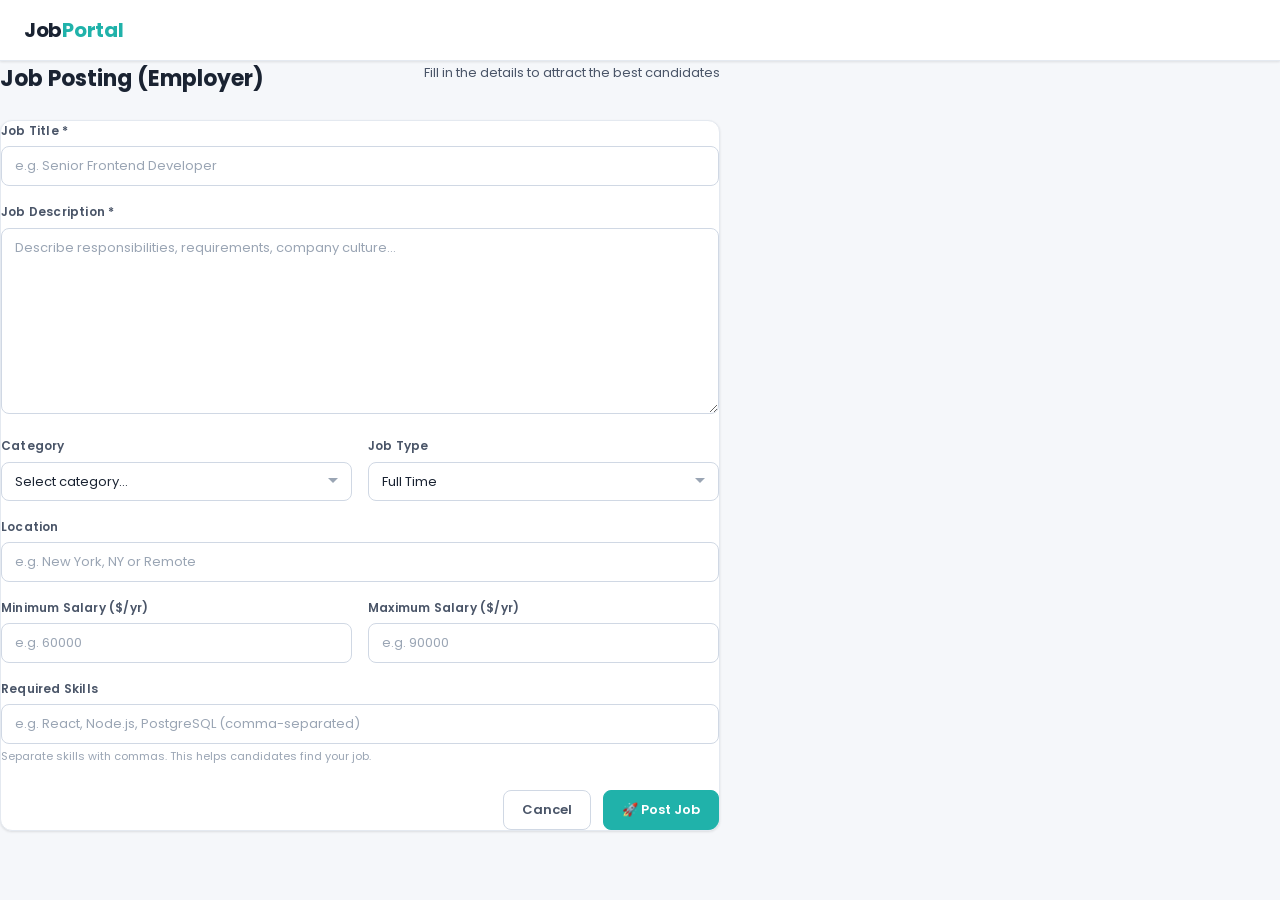
<file: utils/pages/post-job.html>
<!doctype html>
<html lang="en">
  <head>
    <meta charset="UTF-8" />
    <meta name="viewport" content="width=device-width, initial-scale=1.0" />
    <title>Post a Job — Smart Job Portal</title>
    <link rel="stylesheet" href="../../Frontend/css/main.css" />
  </head>
  <body class="page-wrapper">
    <nav class="navbar">
      <div class="navbar-inner">
        <a href="index.html" class="logo">Job<span>Portal</span></a>
        <div class="nav-links" id="nav-links"></div>
        <div class="nav-actions" id="nav-actions"></div>
      </div>
    </nav>

    <main>
      <div class="container" style="max-width: 720px">
        <div class="page-header">
          <h1>Job Posting (Employer)</h1>
          <p class="text-sec">
            Fill in the details to attract the best candidates
          </p>
        </div>

        <div id="page-alert"></div>

        <div class="card">
          <form id="post-job-form">
            <!-- Job Title -->
            <div class="form-group">
              <label class="form-label">Job Title *</label>
              <input
                type="text"
                id="title"
                class="form-control"
                placeholder="e.g. Senior Frontend Developer"
                required
              />
            </div>

            <!-- Job Description -->
            <div class="form-group">
              <label class="form-label">Job Description *</label>
              <textarea
                id="description"
                class="form-control"
                rows="8"
                placeholder="Describe responsibilities, requirements, company culture…"
                required
              ></textarea>
            </div>

            <!-- Category & Job Type -->
            <div class="form-row">
              <div class="form-group">
                <label class="form-label">Category</label>
                <select id="category" class="form-control">
                  <option value="">Select category…</option>
                  <option>Technology</option>
                  <option>Marketing</option>
                  <option>Finance</option>
                  <option>Design</option>
                  <option>Engineering</option>
                  <option>Healthcare</option>
                  <option>Education</option>
                  <option>Other</option>
                </select>
              </div>
              <div class="form-group">
                <label class="form-label">Job Type</label>
                <select id="job_type" class="form-control">
                  <option value="full-time">Full Time</option>
                  <option value="part-time">Part Time</option>
                  <option value="contract">Contract</option>
                  <option value="internship">Internship</option>
                  <option value="remote">Remote</option>
                </select>
              </div>
            </div>

            <!-- Location -->
            <div class="form-group">
              <label class="form-label">Location</label>
              <input
                type="text"
                id="location"
                class="form-control"
                placeholder="e.g. New York, NY or Remote"
              />
            </div>

            <!-- Salary -->
            <div class="form-row">
              <div class="form-group">
                <label class="form-label">Minimum Salary ($/yr)</label>
                <input
                  type="number"
                  id="salary_min"
                  class="form-control"
                  placeholder="e.g. 60000"
                  min="0"
                />
              </div>
              <div class="form-group">
                <label class="form-label">Maximum Salary ($/yr)</label>
                <input
                  type="number"
                  id="salary_max"
                  class="form-control"
                  placeholder="e.g. 90000"
                  min="0"
                />
              </div>
            </div>

            <!-- Skills -->
            <div class="form-group">
              <label class="form-label">Required Skills</label>
              <input
                type="text"
                id="skills"
                class="form-control"
                placeholder="e.g. React, Node.js, PostgreSQL (comma-separated)"
              />
              <div class="form-hint">
                Separate skills with commas. This helps candidates find your
                job.
              </div>
            </div>

            <!-- Buttons -->
            <div
              style="
                display: flex;
                gap: 12px;
                justify-content: flex-end;
                padding-top: 8px;
              "
            >
              <a href="employer-dashboard.html" class="btn btn-outline"
                >Cancel</a
              >
              <button type="submit" class="btn btn-primary" id="post-btn">
                🚀 Post Job
              </button>
            </div>
          </form>
        </div>
      </div>
    </main>

    <!-- ─ Scripts  -->

    <!-- Auth library (must be first) -->
    <script type="module" src="../../Frontend/js/utils.js"></script>

    <!-- Inline page-specific script -->
    <script>
      document
        .getElementById("post-job-form")
        .addEventListener("submit", async (e) => {
          e.preventDefault();
          const btn = document.getElementById("post-btn");
          btn.disabled = true;
          btn.textContent = "Posting…";

          const payload = {
            title: document.getElementById("title").value,
            description: document.getElementById("description").value,
            category: document.getElementById("category").value,
            job_type: document.getElementById("job_type").value,
            location: document.getElementById("location").value,
            salary_min: document.getElementById("salary_min").value || 0,
            salary_max: document.getElementById("salary_max").value || 0,
            skills: document.getElementById("skills").value,
          };

          try {
            // Direct POST to create job
            const res = await fetch("../../helper/api/jobs.php?action=create", {
              method: "POST",
              headers: { "Content-Type": "application/json" },
              body: JSON.stringify(payload),
            });

            const data = await res.json();
            if (data.error) throw new Error(data.error);

            alert("Job post sucessfully");
            window.location.href = "job-listings.html";
          } catch (err) {
            alert("Error: " + err.message);
            btn.disabled = false;
            btn.textContent = "Post Job";
          }
        });
    </script>
  </body>
</html>
</file>
<file: notifications.css>
.notifications-shell {
    position: relative;
    margin-left: 8px;
}

.notifications-trigger {
    position: relative;
    width: 38px;
    height: 38px;
    border: none;
    border-radius: 999px;
    background: #fff1f1;
    color: #d63031;
    cursor: pointer;
    font-size: 1rem;
    font-weight: 700;
    transition: transform 0.15s ease, background 0.2s ease;
}

.notifications-trigger:hover {
    background: #ffe4e4;
    transform: translateY(-1px);
}

.notifications-badge {
    position: absolute;
    top: -2px;
    right: -2px;
    min-width: 18px;
    height: 18px;
    padding: 0 5px;
    border-radius: 999px;
    background: #d63031;
    color: #fff;
    font-size: 0.68rem;
    line-height: 18px;
    text-align: center;
    box-shadow: 0 0 0 2px #0984e3;
}

.notifications-badge.hidden,
.notifications-panel.hidden,
.notifications-toast.hidden {
    display: none;
}

.notifications-panel {
    position: absolute;
    top: calc(100% + 10px);
    right: 0;
    width: 360px;
    max-height: 420px;
    overflow: hidden;
    background: #fff;
    border-radius: 14px;
    box-shadow: 0 18px 40px rgba(0, 0, 0, 0.16);
    z-index: 2000;
}

.notifications-header {
    display: flex;
    justify-content: space-between;
    align-items: center;
    padding: 14px 16px;
    border-bottom: 1px solid #edf0f5;
}

.notifications-header strong {
    color: #1f2937;
    font-size: 0.95rem;
}

.notifications-mark-read {
    border: none;
    background: transparent;
    color: #0984e3;
    cursor: pointer;
    font-size: 0.8rem;
    font-weight: 600;
}

.notifications-list {
    max-height: 360px;
    overflow-y: auto;
}

.notifications-item {
    display: block;
    padding: 14px 16px;
    border-bottom: 1px solid #f2f4f8;
    color: inherit;
    text-decoration: none;
    background: #fff;
}

.notifications-item:hover {
    background: #f8fbff;
}

.notifications-item.unread {
    background: #fff5f5;
}

.notifications-item-title {
    font-size: 0.9rem;
    font-weight: 700;
    color: #202733;
    margin-bottom: 4px;
}

.notifications-item-message {
    font-size: 0.82rem;
    color: #5f6b7a;
    line-height: 1.45;
    margin-bottom: 6px;
}

.notifications-item-time {
    font-size: 0.75rem;
    color: #96a0ad;
}

.notifications-empty {
    padding: 24px 16px;
    text-align: center;
    color: #8a94a3;
    font-size: 0.85rem;
}

.notifications-toast {
    position: fixed;
    top: 84px;
    right: 24px;
    width: 320px;
    padding: 14px 16px;
    border-radius: 14px;
    background: #ffffff;
    box-shadow: 0 20px 40px rgba(0, 0, 0, 0.18);
    z-index: 2500;
    border-left: 5px solid #d63031;
}

.notifications-toast-header {
    display: flex;
    align-items: center;
    gap: 10px;
    margin-bottom: 6px;
}

.notifications-toast-icon {
    width: 28px;
    height: 28px;
    border-radius: 999px;
    background: #d63031;
    color: #fff;
    display: inline-flex;
    align-items: center;
    justify-content: center;
    font-size: 0.85rem;
    font-weight: 700;
}

.notifications-toast-title {
    font-size: 0.9rem;
    font-weight: 700;
    color: #202733;
}

.notifications-toast-message {
    font-size: 0.82rem;
    color: #5f6b7a;
    line-height: 1.45;
}
</file>
<file: Frontend/css/main.css>
@import url("https://fonts.googleapis.com/css2?family=Poppins:ital,wght@0,400;0,500;0,600;0,700;1,400&display=swap");

/* 
   RESET & ROOT
 */
*,
*::before,
*::after {
  margin: 0;
  padding: 0;
  box-sizing: border-box;
}

:root {
  --primary: #20b2aa;
  --primary-dark: #178f88;
  --primary-light: #e0f7f6;
  --primary-xlight: #f0fafa;
  --accent: #20b2aa;

  --bg-base: #f5f7fa;
  --bg-surface: #ffffff;
  --bg-sidebar: #ffffff;

  --text-pri: #1a2332;
  --text-sec: #4a5568;
  --text-muted: #9aa5b4;

  --border: #e4e9f0;
  --border-md: #d0d8e4;

  --success: #10b981;
  --warning: #f59e0b;
  --danger: #ef4444;
  --info: #3b82f6;

  --radius: 8px;
  --radius-sm: 6px;
  --radius-lg: 12px;
  --radius-xl: 16px;
  --radius-pill: 999px;

  --shadow-sm: 0 1px 3px rgba(0, 0, 0, 0.07), 0 1px 2px rgba(0, 0, 0, 0.04);
  --shadow: 0 4px 12px rgba(0, 0, 0, 0.08);
  --shadow-lg: 0 8px 30px rgba(0, 0, 0, 0.12);

  --transition: 0.2s ease;
  --font: "Poppins", sans-serif;
}

html {
  scroll-behavior: smooth;
}

body {
  font-family: var(--font);
  background: var(--bg-base);
  color: var(--text-pri);
  font-size: 14px;
  line-height: 1.6;
  min-height: 100vh;
}

a {
  color: inherit;
  text-decoration: none;
}
img {
  display: block;
  max-width: 100%;
}
button {
  font-family: var(--font);
  cursor: pointer;
  border: none;
  background: none;
}
input,
select,
textarea {
  font-family: var(--font);
}

/* 
   TYPOGRAPHY
 */
h1 {
  font-size: 24px;
  font-weight: 700;
  color: var(--text-pri);
}
h2 {
  font-size: 20px;
  font-weight: 600;
  color: var(--text-pri);
}
h3 {
  font-size: 16px;
  font-weight: 600;
  color: var(--text-pri);
}
h4 {
  font-size: 14px;
  font-weight: 600;
  color: var(--text-pri);
}

.text-muted {
  color: var(--text-muted);
}
.text-sec {
  color: var(--text-sec);
}
.text-primary {
  color: var(--primary);
}

/* 
   NAVBAR
 */
.navbar {
  background: #fff;
  border-bottom: 1px solid var(--border);
  position: sticky;
  top: 0;
  z-index: 100;
  box-shadow: var(--shadow-sm);
}

.navbar-inner {
  max-width: 1320px;
  margin: 0 auto;
  padding: 0 24px;
  height: 60px;
  display: flex;
  align-items: center;
  gap: 32px;
}

.logo {
  font-size: 20px;
  font-weight: 700;
  color: var(--text-pri);
  letter-spacing: -0.3px;
  flex-shrink: 0;
}
.logo span {
  color: var(--primary);
}

.nav-links {
  display: flex;
  gap: 4px;
  flex: 1;
}

.nav-links a {
  padding: 6px 14px;
  border-radius: var(--radius-sm);
  font-size: 13px;
  font-weight: 500;
  color: var(--text-sec);
  transition:
    background var(--transition),
    color var(--transition);
}
.nav-links a:hover,
.nav-links a.active {
  background: var(--primary-light);
  color: var(--primary-dark);
}

/* nav-links as ul (login page) */
.nav-links.list-style {
  list-style: none;
}
.nav-links li a {
  padding: 6px 14px;
  font-size: 13px;
  color: var(--text-sec);
}

.nav-actions {
  display: flex;
  align-items: center;
  gap: 10px;
  margin-left: auto;
}

/* user chip */
.user-chip {
  display: flex;
  align-items: center;
  gap: 8px;
  padding: 4px 12px 4px 4px;
  border-radius: var(--radius-pill);
  background: var(--primary-light);
}
.user-avatar {
  width: 28px;
  height: 28px;
  border-radius: 50%;
  background: var(--primary);
  color: #fff;
  font-size: 11px;
  font-weight: 700;
  display: flex;
  align-items: center;
  justify-content: center;
}
.user-name {
  font-size: 12px;
  font-weight: 600;
  color: var(--primary-dark);
}

/* 
   PAGE LAYOUT (dashboard / listing split)
 */
.page-layout {
  max-width: 1320px;
  margin: 0 auto;
  padding: 24px;
  display: flex;
  gap: 24px;
  align-items: flex-start;
}

/* sidebar */
.sidebar {
  width: 220px;
  flex-shrink: 0;
  background: var(--bg-surface);
  border: 1px solid var(--border);
  border-radius: var(--radius-lg);
  padding: 16px 12px;
  position: sticky;
  top: 80px;
  box-shadow: var(--shadow-sm);
}

.sidebar-section {
  margin-bottom: 8px;
}
.sidebar-label {
  font-size: 10px;
  font-weight: 700;
  text-transform: uppercase;
  letter-spacing: 0.8px;
  color: var(--text-muted);
  padding: 4px 10px 8px;
}
.sidebar-divider {
  border: none;
  border-top: 1px solid var(--border);
  margin: 10px 0;
}

.nav-item {
  display: flex;
  align-items: center;
  gap: 8px;
  width: 100%;
  padding: 9px 10px;
  border-radius: var(--radius-sm);
  font-size: 13px;
  font-weight: 500;
  color: var(--text-sec);
  transition:
    background var(--transition),
    color var(--transition);
  text-align: left;
}
.nav-item:hover {
  background: var(--bg-base);
  color: var(--text-pri);
}
.nav-item.active {
  background: var(--primary-light);
  color: var(--primary-dark);
  font-weight: 600;
}
.nav-item .icon {
  font-size: 15px;
}

/* sidebar card (job-listings sidebar) */
.sidebar-card {
  background: var(--bg-surface);
  border: 1px solid var(--border);
  border-radius: var(--radius-lg);
  padding: 20px;
}
.sidebar-title {
  font-size: 13px;
  font-weight: 700;
  color: var(--text-pri);
  margin-bottom: 16px;
}

/* main content */
.main-content {
  flex: 1;
  min-width: 0;
}

/* 
   PAGE HEADER
*/
.page-header {
  display: flex;
  align-items: flex-start;
  justify-content: space-between;
  gap: 16px;
  margin-bottom: 24px;
}
.page-header h1 {
  font-size: 22px;
}
.page-header p {
  color: var(--text-sec);
  font-size: 13px;
  margin-top: 2px;
}
.header-actions {
  display: flex;
  gap: 10px;
  align-items: center;
  flex-shrink: 0;
}

/* 
   CARDS
 */
.card {
  background: var(--bg-surface);
  border: 1px solid var(--border);
  border-radius: var(--radius-lg);
  box-shadow: var(--shadow-sm);
  overflow: hidden;
  margin-bottom: 20px;
}
.card-header {
  padding: 16px 20px;
  border-bottom: 1px solid var(--border);
  display: flex;
  align-items: center;
  justify-content: space-between;
  gap: 12px;
}
.card-header h3 {
  font-size: 15px;
  font-weight: 600;
}
.card-body {
  padding: 20px;
}
.flex-between {
  display: flex;
  align-items: center;
  justify-content: space-between;
}

/* 
   STAT CARDS
 */
.stats-grid {
  display: grid;
  grid-template-columns: repeat(4, 1fr);
  gap: 16px;
  margin-bottom: 24px;
}

.stat-card {
  background: var(--bg-surface);
  border: 1px solid var(--border);
  border-radius: var(--radius-lg);
  padding: 20px;
  text-align: center;
  box-shadow: var(--shadow-sm);
  transition:
    transform var(--transition),
    box-shadow var(--transition);
}
.stat-card:hover {
  transform: translateY(-2px);
  box-shadow: var(--shadow);
}

.stat-icon {
  font-size: 22px;
  margin-bottom: 8px;
}
.stat-value {
  font-size: 28px;
  font-weight: 700;
  color: var(--primary);
  line-height: 1;
}
.stat-label {
  font-size: 12px;
  color: var(--text-sec);
  margin-top: 4px;
  font-weight: 500;
}

/* 
   TABLES
 */
.table-wrap {
  overflow-x: auto;
}

table {
  width: 100%;
  border-collapse: collapse;
}

thead tr {
  background: var(--bg-base);
  border-bottom: 1px solid var(--border);
}
thead th {
  padding: 11px 16px;
  text-align: left;
  font-size: 11px;
  font-weight: 700;
  text-transform: uppercase;
  letter-spacing: 0.6px;
  color: var(--text-muted);
  white-space: nowrap;
}
tbody tr {
  border-bottom: 1px solid var(--border);
  transition: background var(--transition);
}
tbody tr:last-child {
  border-bottom: none;
}
tbody tr:hover {
  background: var(--primary-xlight);
}

tbody td {
  padding: 14px 16px;
  font-size: 13px;
  vertical-align: middle;
}

.job-title-cell .title {
  font-weight: 600;
  font-size: 13px;
  color: var(--text-pri);
}
.job-title-cell .meta {
  display: flex;
  gap: 12px;
  margin-top: 3px;
  font-size: 11px;
  color: var(--text-muted);
}

.loading-row td {
  padding: 40px;
  text-align: center;
}

/* 
   BADGES & PILLS
 */
.badge {
  display: inline-flex;
  align-items: center;
  padding: 3px 10px;
  border-radius: var(--radius-pill);
  font-size: 11px;
  font-weight: 600;
  letter-spacing: 0.2px;
  white-space: nowrap;
}

.badge-green {
  background: #d1fae5;
  color: #065f46;
}
.badge-gray {
  background: #f1f3f5;
  color: #495057;
}
.badge-yellow {
  background: #fef3c7;
  color: #92400e;
}
.badge-red {
  background: #fee2e2;
  color: #991b1b;
}
.badge-accent {
  background: var(--primary-light);
  color: var(--primary-dark);
}

.badge-count {
  margin-left: auto;
  background: var(--primary);
  color: #fff;
  font-size: 10px;
  font-weight: 700;
  min-width: 18px;
  height: 18px;
  border-radius: var(--radius-pill);
  display: inline-flex;
  align-items: center;
  justify-content: center;
  padding: 0 5px;
}

/* 
   BUTTONS
 */
.btn {
  display: inline-flex;
  align-items: center;
  gap: 6px;
  padding: 9px 18px;
  border-radius: var(--radius);
  font-family: var(--font);
  font-size: 13px;
  font-weight: 600;
  cursor: pointer;
  transition: all var(--transition);
  white-space: nowrap;
  text-decoration: none;
  border: 1.5px solid transparent;
}

.btn-primary {
  background: var(--primary);
  color: #fff;
  border-color: var(--primary);
}
.btn-primary:hover {
  background: var(--primary-dark);
  border-color: var(--primary-dark);
}

.btn-outline {
  background: #fff;
  color: var(--text-sec);
  border-color: var(--border-md);
}
.btn-outline:hover {
  background: var(--bg-base);
  color: var(--text-pri);
  border-color: var(--border-md);
}

.btn-danger {
  background: var(--danger);
  color: #fff;
  border-color: var(--danger);
}
.btn-danger:hover {
  background: #dc2626;
  border-color: #dc2626;
}

.btn-info {
  background: #eff6ff;
  color: var(--info);
  border-color: #bfdbfe;
}
.btn-info:hover {
  background: #dbeafe;
}

.btn-sm {
  padding: 6px 14px;
  font-size: 12px;
}
.btn-xs {
  padding: 4px 10px;
  font-size: 11px;
  border-radius: var(--radius-sm);
}
.btn-success {
  background: var(--success);
  color: #fff;
  border-color: var(--success);
}

.btn:disabled {
  opacity: 0.6;
  cursor: not-allowed;
}

/* action buttons cluster */
.action-btns {
  display: flex;
  gap: 6px;
  align-items: center;
}

/* 
   FORMS
 */
.form-group {
  margin-bottom: 16px;
}
.form-row {
  display: grid;
  grid-template-columns: 1fr 1fr;
  gap: 16px;
}

.form-label {
  display: block;
  font-size: 12px;
  font-weight: 600;
  color: var(--text-sec);
  margin-bottom: 6px;
  letter-spacing: 0.2px;
}
.form-hint {
  font-size: 11px;
  color: var(--text-muted);
  margin-top: 4px;
}

.form-control {
  width: 100%;
  padding: 9px 13px;
  border: 1.5px solid var(--border-md);
  border-radius: var(--radius);
  font-family: var(--font);
  font-size: 13px;
  color: var(--text-pri);
  background: #fff;
  transition:
    border-color var(--transition),
    box-shadow var(--transition);
  outline: none;
}
.form-control:focus {
  border-color: var(--primary);
  box-shadow: 0 0 0 3px rgba(32, 178, 170, 0.12);
}
.form-control::placeholder {
  color: var(--text-muted);
}

textarea.form-control {
  resize: vertical;
  min-height: 100px;
  line-height: 1.6;
}
select.form-control {
  appearance: none;
  background-image: url("data:image/svg+xml,%3Csvg xmlns='http://www.w3.org/2000/svg' width='12' height='12' viewBox='0 0 12 12'%3E%3Cpath fill='%239aa5b4' d='M6 8L1 3h10z'/%3E%3C/svg%3E");
  background-repeat: no-repeat;
  background-position: right 12px center;
  padding-right: 32px;
}

/* 
   ALERTS & TOASTS
 */
.alert {
  padding: 11px 16px;
  border-radius: var(--radius);
  font-size: 13px;
  font-weight: 500;
  margin-bottom: 16px;
  display: flex;
  align-items: center;
  gap: 8px;
  border: 1px solid transparent;
}
.alert.show {
  display: flex;
}

.alert-success {
  background: #d1fae5;
  color: #065f46;
  border-color: #a7f3d0;
}
.alert-error {
  background: #fee2e2;
  color: #991b1b;
  border-color: #fecaca;
  display: flex;
}
.alert-info {
  background: #eff6ff;
  color: #1e40af;
  border-color: #bfdbfe;
}
.alert-warning {
  background: #fef3c7;
  color: #92400e;
  border-color: #fde68a;
}

/* toast */
.toast {
  position: fixed;
  bottom: 28px;
  right: 28px;
  z-index: 9999;
  padding: 12px 20px;
  border-radius: var(--radius);
  font-size: 13px;
  font-weight: 600;
  box-shadow: var(--shadow-lg);
  animation:
    slideUp 0.25s ease,
    fadeOut 0.3s ease 2.9s forwards;
  max-width: 320px;
}
.toast-success {
  background: #fff;
  border-left: 4px solid var(--success);
  color: var(--text-pri);
}
.toast-error {
  background: #fff;
  border-left: 4px solid var(--danger);
  color: var(--text-pri);
}

@keyframes slideUp {
  from {
    transform: translateY(16px);
    opacity: 0;
  }
  to {
    transform: translateY(0);
    opacity: 1;
  }
}
@keyframes fadeOut {
  to {
    opacity: 0;
    transform: translateY(8px);
  }
}

/*
   MODALS
 */
.modal-overlay {
  position: fixed;
  inset: 0;
  background: rgba(10, 20, 40, 0.5);
  z-index: 500;
  display: none;
  align-items: center;
  justify-content: center;
  padding: 24px;
  backdrop-filter: blur(2px);
}
.modal-overlay.open {
  display: flex;
}

.modal {
  background: #fff;
  border-radius: var(--radius-xl);
  width: 100%;
  max-width: 580px;
  max-height: 90vh;
  overflow-y: auto;
  box-shadow: var(--shadow-lg);
  animation: modalIn 0.2s ease;
}
.modal-sm {
  max-width: 400px;
}

@keyframes modalIn {
  from {
    transform: translateY(12px);
    opacity: 0;
  }
  to {
    transform: translateY(0);
    opacity: 1;
  }
}

.modal-header {
  padding: 18px 22px;
  border-bottom: 1px solid var(--border);
  display: flex;
  align-items: center;
  justify-content: space-between;
}
.modal-header h3 {
  font-size: 15px;
  font-weight: 700;
}

.modal-close {
  width: 28px;
  height: 28px;
  border-radius: 50%;
  background: var(--bg-base);
  color: var(--text-sec);
  font-size: 13px;
  display: flex;
  align-items: center;
  justify-content: center;
  transition: background var(--transition);
}
.modal-close:hover {
  background: var(--border);
}

.modal-body {
  padding: 22px;
}
.modal-footer {
  padding: 16px 22px;
  border-top: 1px solid var(--border);
  display: flex;
  gap: 10px;
  justify-content: flex-end;
}

/* detail modal */
.detail-section {
  margin-bottom: 20px;
}
.detail-label {
  font-size: 11px;
  font-weight: 700;
  text-transform: uppercase;
  letter-spacing: 0.6px;
  color: var(--text-muted);
}
.detail-value {
  font-size: 14px;
  color: var(--text-pri);
  margin-top: 4px;
}
.detail-meta-grid {
  display: grid;
  grid-template-columns: repeat(2, 1fr);
  gap: 12px;
  background: var(--bg-base);
  border-radius: var(--radius);
  padding: 16px;
  margin-bottom: 20px;
}
.detail-meta-item {
}
.skill-pill {
  display: inline-flex;
  padding: 4px 10px;
  border-radius: var(--radius-pill);
  background: var(--primary-light);
  color: var(--primary-dark);
  font-size: 11px;
  font-weight: 600;
  margin: 3px;
}

/* ═
   EMPTY STATE & LOADER
 */
.empty-state {
  padding: 52px 24px;
  text-align: center;
  color: var(--text-sec);
}
.empty-state .icon {
  font-size: 40px;
  margin-bottom: 14px;
}
.empty-state h3 {
  font-size: 16px;
  font-weight: 600;
  margin-bottom: 6px;
}
.empty-state p {
  font-size: 13px;
  color: var(--text-muted);
  margin-bottom: 16px;
}

.loader {
  width: 28px;
  height: 28px;
  border: 3px solid var(--border);
  border-top-color: var(--primary);
  border-radius: 50%;
  animation: spin 0.7s linear infinite;
  margin: 0 auto;
}
@keyframes spin {
  to {
    transform: rotate(360deg);
  }
}

/* 
   TAB CONTENT
 */
.tab-content {
  animation: fadeIn 0.18s ease;
}
.tab-content.hidden {
  display: none;
}
.tab-content.active {
  display: block;
}

@keyframes fadeIn {
  from {
    opacity: 0;
    transform: translateY(6px);
  }
  to {
    opacity: 1;
    transform: translateY(0);
  }
}

/* 
   APPLICANT CARDS (4.2)
 */
.applicant-card {
  background: var(--bg-surface);
  border: 1px solid var(--border);
  border-radius: var(--radius-lg);
  padding: 20px;
  margin-bottom: 16px;
  box-shadow: var(--shadow-sm);
  transition: box-shadow var(--transition);
}
.applicant-card:hover {
  box-shadow: var(--shadow);
}

.applicant-top {
  display: flex;
  align-items: flex-start;
  justify-content: space-between;
  gap: 16px;
  margin-bottom: 12px;
}
.applicant-name {
  font-size: 15px;
  font-weight: 700;
}
.applicant-email {
  font-size: 12px;
  color: var(--text-sec);
  margin-top: 2px;
}

.applicant-meta {
  display: flex;
  flex-wrap: wrap;
  gap: 12px;
  font-size: 12px;
  color: var(--text-muted);
  margin-bottom: 14px;
}

.cover-letter-box {
  background: var(--bg-base);
  border: 1px solid var(--border);
  border-radius: var(--radius);
  padding: 12px 14px;
  font-size: 13px;
  color: var(--text-sec);
  line-height: 1.7;
  max-height: 80px;
  overflow: hidden;
  margin-bottom: 8px;
  transition: max-height 0.3s ease;
}
.cover-letter-box.expanded {
  max-height: 600px;
}

.status-action-row {
  display: flex;
  align-items: center;
  flex-wrap: wrap;
  gap: 6px;
  margin-top: 12px;
  padding-top: 12px;
  border-top: 1px solid var(--border);
}

.status-btn {
  padding: 5px 12px;
  border-radius: var(--radius-pill);
  font-size: 11px;
  font-weight: 600;
  border: 1.5px solid transparent;
  cursor: pointer;
  transition: all var(--transition);
  font-family: var(--font);
  background: var(--bg-base);
  color: var(--text-sec);
  border-color: var(--border-md);
}
.status-btn:hover {
  transform: translateY(-1px);
}

.status-btn.pending.active-status {
  background: #fef3c7;
  color: #92400e;
  border-color: #fde68a;
}
.status-btn.accepted.active-status {
  background: #d1fae5;
  color: #065f46;
  border-color: #a7f3d0;
}
.status-btn.rejected.active-status {
  background: #fee2e2;
  color: #991b1b;
  border-color: #fecaca;
}

.status-btns {
  display: flex;
  gap: 8px;
  margin-top: 12px;
  flex-wrap: wrap;
}

/* job select bar */
.job-select-bar {
  display: flex;
  align-items: center;
  gap: 12px;
  flex-wrap: wrap;
}
.job-select-bar select {
  max-width: 380px;
}

/* 
   JOB CARDS (job-listings)
 */
.job-card {
  background: var(--bg-surface);
  border: 1px solid var(--border);
  border-radius: var(--radius-lg);
  padding: 20px 22px;
  display: flex;
  align-items: flex-start;
  gap: 16px;
  margin-bottom: 14px;
  box-shadow: var(--shadow-sm);
  transition:
    transform var(--transition),
    box-shadow var(--transition),
    border-color var(--transition);
  cursor: pointer;
}
.job-card:hover {
  transform: translateY(-2px);
  box-shadow: var(--shadow);
  border-color: var(--primary);
}

.job-logo {
  width: 48px;
  height: 48px;
  border-radius: var(--radius);
  background: var(--primary-light);
  color: var(--primary-dark);
  font-size: 14px;
  font-weight: 700;
  display: flex;
  align-items: center;
  justify-content: center;
  flex-shrink: 0;
  border: 1px solid var(--border);
}

.job-body {
  flex: 1;
  min-width: 0;
}
.job-category {
  font-size: 10px;
  font-weight: 700;
  text-transform: uppercase;
  letter-spacing: 0.6px;
  color: var(--primary);
  margin-bottom: 4px;
  display: block;
}
.job-title {
  font-size: 15px;
  font-weight: 700;
  color: var(--text-pri);
  margin-bottom: 2px;
}
.job-company {
  font-size: 12px;
  color: var(--text-sec);
  margin-bottom: 8px;
}

.job-meta {
  display: flex;
  flex-wrap: wrap;
  gap: 12px;
  font-size: 12px;
  color: var(--text-muted);
  margin-bottom: 10px;
}
.job-meta span {
  display: flex;
  align-items: center;
  gap: 3px;
}

.job-skills {
  display: flex;
  flex-wrap: wrap;
  gap: 6px;
}
.skill-tag {
  background: var(--bg-base);
  border: 1px solid var(--border);
  color: var(--text-sec);
  padding: 3px 9px;
  border-radius: var(--radius-pill);
  font-size: 11px;
  font-weight: 500;
}

.job-right {
  display: flex;
  flex-direction: column;
  align-items: flex-end;
  gap: 8px;
  flex-shrink: 0;
}
.job-date {
  font-size: 11px;
  color: var(--text-muted);
}

.job-type-badge {
  padding: 4px 10px;
  border-radius: var(--radius-pill);
  font-size: 11px;
  font-weight: 600;
}
.type-full {
  background: #d1fae5;
  color: #065f46;
}
.type-part {
  background: #fef3c7;
  color: #92400e;
}
.type-contract {
  background: var(--primary-light);
  color: var(--primary-dark);
}
.type-remote {
  background: #ede9fe;
  color: #5b21b6;
}
.type-intern {
  background: #f1f3f5;
  color: #495057;
}

/* employer action buttons on job cards */
.employer-actions {
  display: flex;
  align-items: center;
  gap: 8px;
  margin-top: 10px;
  flex-wrap: wrap;
}
.action-icon {
  font-size: 12px;
  font-weight: 600;
  padding: 4px 10px;
  border-radius: var(--radius-sm);
  border: 1px solid var(--border-md);
  background: var(--bg-base);
  color: var(--text-sec);
  cursor: pointer;
  transition: all var(--transition);
}
.action-icon:hover {
  background: var(--primary-light);
  color: var(--primary-dark);
  border-color: var(--primary);
}
.action-icon.delete:hover {
  background: #fee2e2;
  color: var(--danger);
  border-color: #fecaca;
}

/* 
   JOB LISTINGS PAGE — HERO + FILTERS
 */
.page-hero {
  background: linear-gradient(135deg, #0d9488 0%, #20b2aa 60%, #2dd4bf 100%);
  padding: 52px 24px;
  text-align: center;
  color: #fff;
}
.page-hero h1 {
  font-size: 30px;
  font-weight: 800;
  letter-spacing: -0.5px;
}
.page-hero p {
  font-size: 14px;
  opacity: 0.9;
  margin-top: 6px;
}

.filters-bar {
  background: #fff;
  border-bottom: 1px solid var(--border);
  padding: 14px 0;
  position: sticky;
  top: 60px;
  z-index: 90;
  box-shadow: var(--shadow-sm);
}
.filters-bar .container {
  padding: 0 24px;
  max-width: 1320px;
  margin: 0 auto;
}
.filters-inner {
  display: flex;
  align-items: center;
  gap: 10px;
  flex-wrap: wrap;
}

.search-wrap {
  position: relative;
  flex: 1;
  min-width: 160px;
}
.search-input {
  width: 100%;
  padding: 9px 13px;
  border: 1.5px solid var(--border-md);
  border-radius: var(--radius);
  font-family: var(--font);
  font-size: 13px;
  background: #fff;
  color: var(--text-pri);
  outline: none;
  transition:
    border-color var(--transition),
    box-shadow var(--transition);
}
.search-input:focus {
  border-color: var(--primary);
  box-shadow: 0 0 0 3px rgba(32, 178, 170, 0.12);
}

.filter-select {
  padding: 9px 32px 9px 12px;
  border: 1.5px solid var(--border-md);
  border-radius: var(--radius);
  font-family: var(--font);
  font-size: 13px;
  background: #fff
    url("data:image/svg+xml,%3Csvg xmlns='http://www.w3.org/2000/svg' width='12' height='12' viewBox='0 0 12 12'%3E%3Cpath fill='%239aa5b4' d='M6 8L1 3h10z'/%3E%3C/svg%3E")
    no-repeat right 10px center;
  appearance: none;
  color: var(--text-pri);
  outline: none;
  transition: border-color var(--transition);
  cursor: pointer;
}
.filter-select:focus {
  border-color: var(--primary);
}

/* sidebar filter groups */
.filter-group {
  margin-bottom: 20px;
}
.filter-label {
  font-size: 11px;
  font-weight: 700;
  text-transform: uppercase;
  letter-spacing: 0.6px;
  color: var(--text-muted);
  display: block;
  margin-bottom: 10px;
}

.checkbox-list {
  display: flex;
  flex-direction: column;
  gap: 6px;
}
.checkbox-item {
  display: flex;
  align-items: center;
  gap: 8px;
  font-size: 13px;
  color: var(--text-sec);
  cursor: pointer;
  padding: 4px 6px;
  border-radius: var(--radius-sm);
  transition: background var(--transition);
}
.checkbox-item:hover {
  background: var(--primary-xlight);
}
.checkbox-item input[type="checkbox"] {
  accent-color: var(--primary);
  width: 14px;
  height: 14px;
  flex-shrink: 0;
}

/* jobs area */
.jobs-area {
  flex: 1;
  min-width: 0;
}
.results-header {
  display: flex;
  align-items: center;
  justify-content: space-between;
  gap: 16px;
  margin-bottom: 18px;
}
.results-count {
  font-size: 13px;
  color: var(--text-sec);
}
.results-count strong {
  color: var(--text-pri);
}
.sort-wrap {
  display: flex;
  align-items: center;
  gap: 8px;
  font-size: 13px;
  color: var(--text-sec);
}

/* pagination */
.pagination {
  display: flex;
  align-items: center;
  gap: 6px;
  justify-content: center;
  margin-top: 24px;
  flex-wrap: wrap;
}

/* employer tabs (job-listings page) */
.employer-tabs {
  display: flex;
  gap: 4px;
  background: var(--bg-surface);
  border: 1px solid var(--border);
  border-radius: var(--radius);
  padding: 4px;
  margin-bottom: 20px;
  width: fit-content;
}
.emp-tab {
  padding: 7px 16px;
  border-radius: var(--radius-sm);
  font-size: 12px;
  font-weight: 600;
  color: var(--text-sec);
  cursor: pointer;
  transition: all var(--transition);
}
.emp-tab.active {
  background: var(--primary);
  color: #fff;
}
.emp-tab:hover:not(.active) {
  background: var(--primary-xlight);
  color: var(--primary-dark);
}

.hidden {
  display: none !important;
}
</file>
